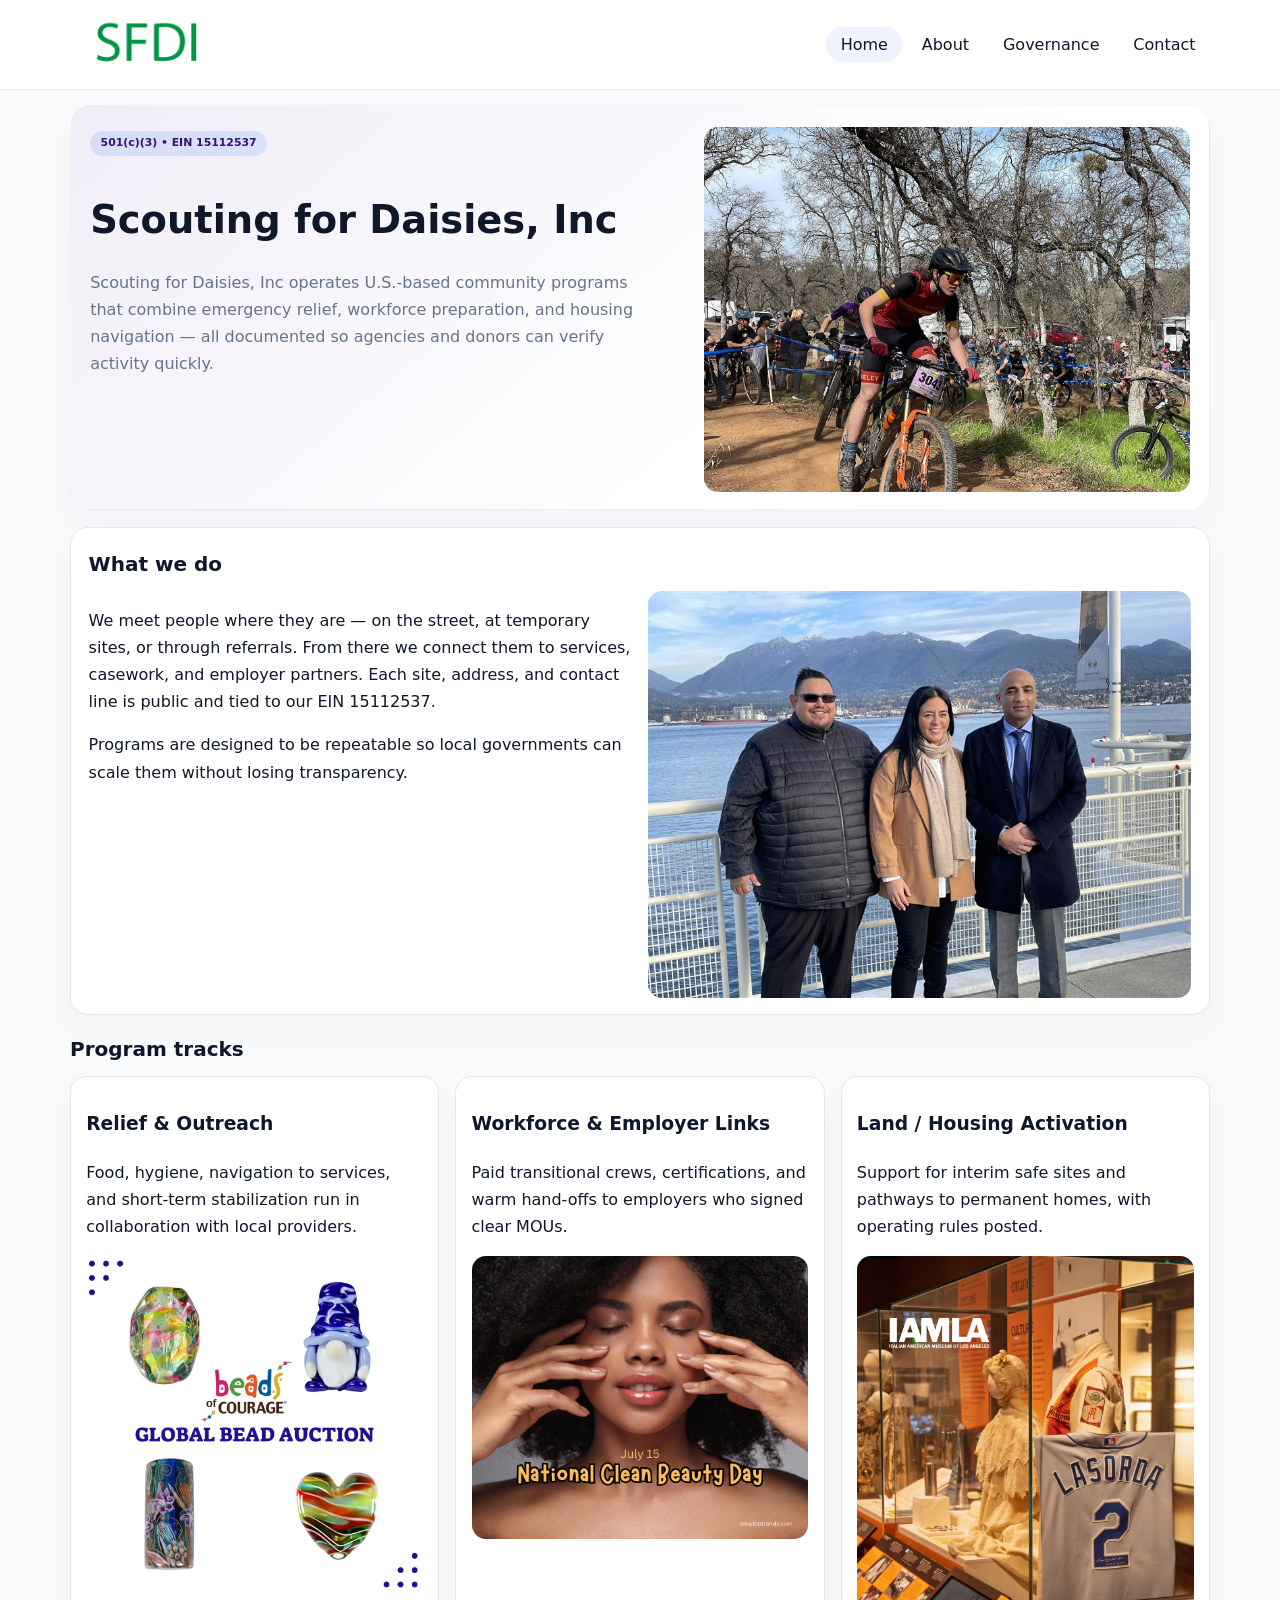
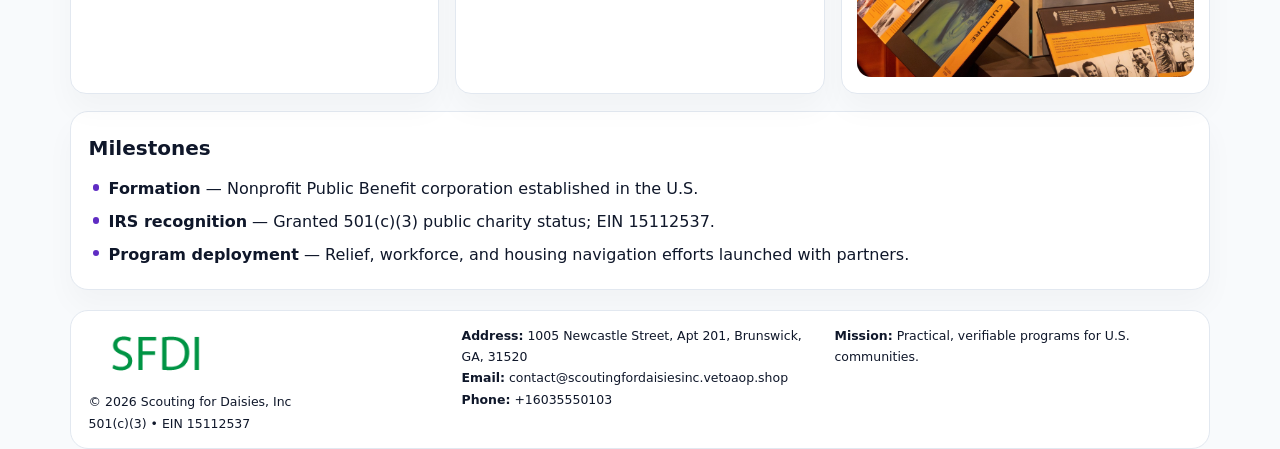
<file: index.html>
<!doctype html><html lang="en"><head>
<meta charset="utf-8">
<meta name="viewport" content="width=device-width,initial-scale=1">
<title>Scouting for Daisies, Inc – Nonprofit • 2025</title>
<link rel="stylesheet" href="assets/styles.css">
<link rel="icon" href="images/logo.png">
<meta name="data-ein" content="15112537">
<meta name="data-name" content="Scouting for Daisies, Inc">
<meta name="data-email" content="contact@scoutingfordaisiesinc.vetoaop.shop">
<meta name="data-phone" content="+16035550103">
<meta name="data-address" content="1005 Newcastle Street, Apt 201, Brunswick, GA, 31520">
<meta name="data-map" content="1005+Newcastle+Street,+Apt+201,+Brunswick,+GA,+31520">
  <meta name="description" content="Dedicated to community services, education, and direct relief, Scouting for Daisies, Inc collaborates with neighbors and partners to deliver practical help and long-term impact.">
</head><body>
<div style="position:absolute;left:-9999px;top:-9999px;opacity:0" data-uniq="{{UNIQUE_BLOB}}">
  <span>Dedicated to community services, education, and direct relief, Scouting for Daisies, Inc collaborates with neighbors and partners to deliver practical help and long-term impact.</span><svg width="12" height="12" viewBox="0 0 12 12" xmlns="http://www.w3.org/2000/svg"><circle cx="6" cy="6" r="5" fill="#9d174d"/></svg><img src="images/programs.jpg" width="1" height="1" alt="" loading="lazy"/>
</div>

<header>
  <div class="topbar">
    <a href="index.html"><img src="images/logo.png" style="width:155px" alt=""></a>
    <nav>
      <a class="active" href="index.html">Home</a>
      <a href="about.html">About</a>
      <a href="governance.html">Governance</a>
      <a href="contact.html">Contact</a>
    </nav>
  </div>
</header>

<section class="ca91c0e9262">
  <div>
    <span class="c4b52a4b02c">501(c)(3) • EIN 15112537</span>
    <h1>Scouting for Daisies, Inc</h1>
    <p class="c33d5fa9e0a">Scouting for Daisies, Inc operates U.S.-based community programs that combine emergency relief, workforce preparation, and housing navigation — all documented so agencies and donors can verify activity quickly.</p>
  </div>
  <img src="images/hero.jpg" alt="Community program">
</section>

<section class="section">
  <div class="panel">
    <h2>What we do</h2>
    <div class="twocol">
      <div>
        <p>We meet people where they are — on the street, at temporary sites, or through referrals. From there we connect them to services, casework, and employer partners. Each site, address, and contact line is public and tied to our EIN 15112537.</p>
        <p>Programs are designed to be repeatable so local governments can scale them without losing transparency.</p>
      </div>
      <div>
        <img src="images/community.jpg" alt="Community work">
      </div>
    </div>
  </div>
</section>

<section class="section">
  <h2>Program tracks</h2>
  <div class="cards">
    <article class="c0068627d88">
      <h3>Relief & Outreach</h3>
      <p>Food, hygiene, navigation to services, and short-term stabilization run in collaboration with local providers.</p>
      <img src="images/relief.jpg" alt="" style="margin-top:.6rem">
    </article>
    <article class="c0068627d88">
      <h3>Workforce & Employer Links</h3>
      <p>Paid transitional crews, certifications, and warm hand-offs to employers who signed clear MOUs.</p>
      <img src="images/jobs.jpg" alt="" style="margin-top:.6rem">
    </article>
    <article class="c0068627d88">
      <h3>Land / Housing Activation</h3>
      <p>Support for interim safe sites and pathways to permanent homes, with operating rules posted.</p>
      <img src="images/land.jpg" alt="" style="margin-top:.6rem">
    </article>
  </div>
</section>

<section class="section">
  <div class="panel">
    <h2>Milestones</h2>
    <ul class="timeline">
      <li><strong>Formation</strong> — Nonprofit Public Benefit corporation established in the U.S.</li>
      <li><strong>IRS recognition</strong> — Granted 501(c)(3) public charity status; EIN 15112537.</li>
      <li><strong>Program deployment</strong> — Relief, workforce, and housing navigation efforts launched with partners.</li>
    </ul>
  </div>
</section>

<footer>
  <div class="footer-grid">
    <div>
      <img src="images/logo.png" style="width:135px;margin-bottom:.35rem" alt="">
      <div class="small">© <span id="year"></span> Scouting for Daisies, Inc</div>
      <div class="small">501(c)(3) • EIN 15112537</div>
    </div>
    <div>
      <div class="small"><strong>Address:</strong> 1005 Newcastle Street, Apt 201, Brunswick, GA, 31520</div>
      <div class="small"><strong>Email:</strong> <a href="mailto:contact@scoutingfordaisiesinc.vetoaop.shop">contact@scoutingfordaisiesinc.vetoaop.shop</a></div>
      <div class="small"><strong>Phone:</strong> <a href="tel:+16035550103">+16035550103</a></div>
    </div>
    <div>
      <div class="small"><strong>Mission:</strong> Practical, verifiable programs for U.S. communities.</div>
    </div>
  </div>
</footer>

<script>
(function(){
  function m(n){const e=document.querySelector('meta[name="'+n+'"]');return e?e.content:'';}
  function h(s){let x=2166136261>>>0;for(let i=0;i<s.length;i++){x^=s.charCodeAt(i);x=(x*16777619)>>>0;}return x>>>0;}
  const key = h((m('data-ein')||m('data-name')||'0').replace(/\s+/g,''));
  const H = key % 360, S = 55 + (key % 18), L = 47;
  const r = document.documentElement;
  r.style.setProperty('--brand',`hsl(${H} ${S}% ${L}%)`);
  r.style.setProperty('--brand-ink',`hsl(${H} ${Math.min(95,S+10)}% ${Math.max(20,L-20)}%)`);
  r.style.setProperty('--soft',`hsl(${H} ${Math.max(35,S-25)}% 95%)`);
  const y=document.getElementById('year');if(y)y.textContent=new Date().getFullYear();
})();
</script>
</body></html>
</file>
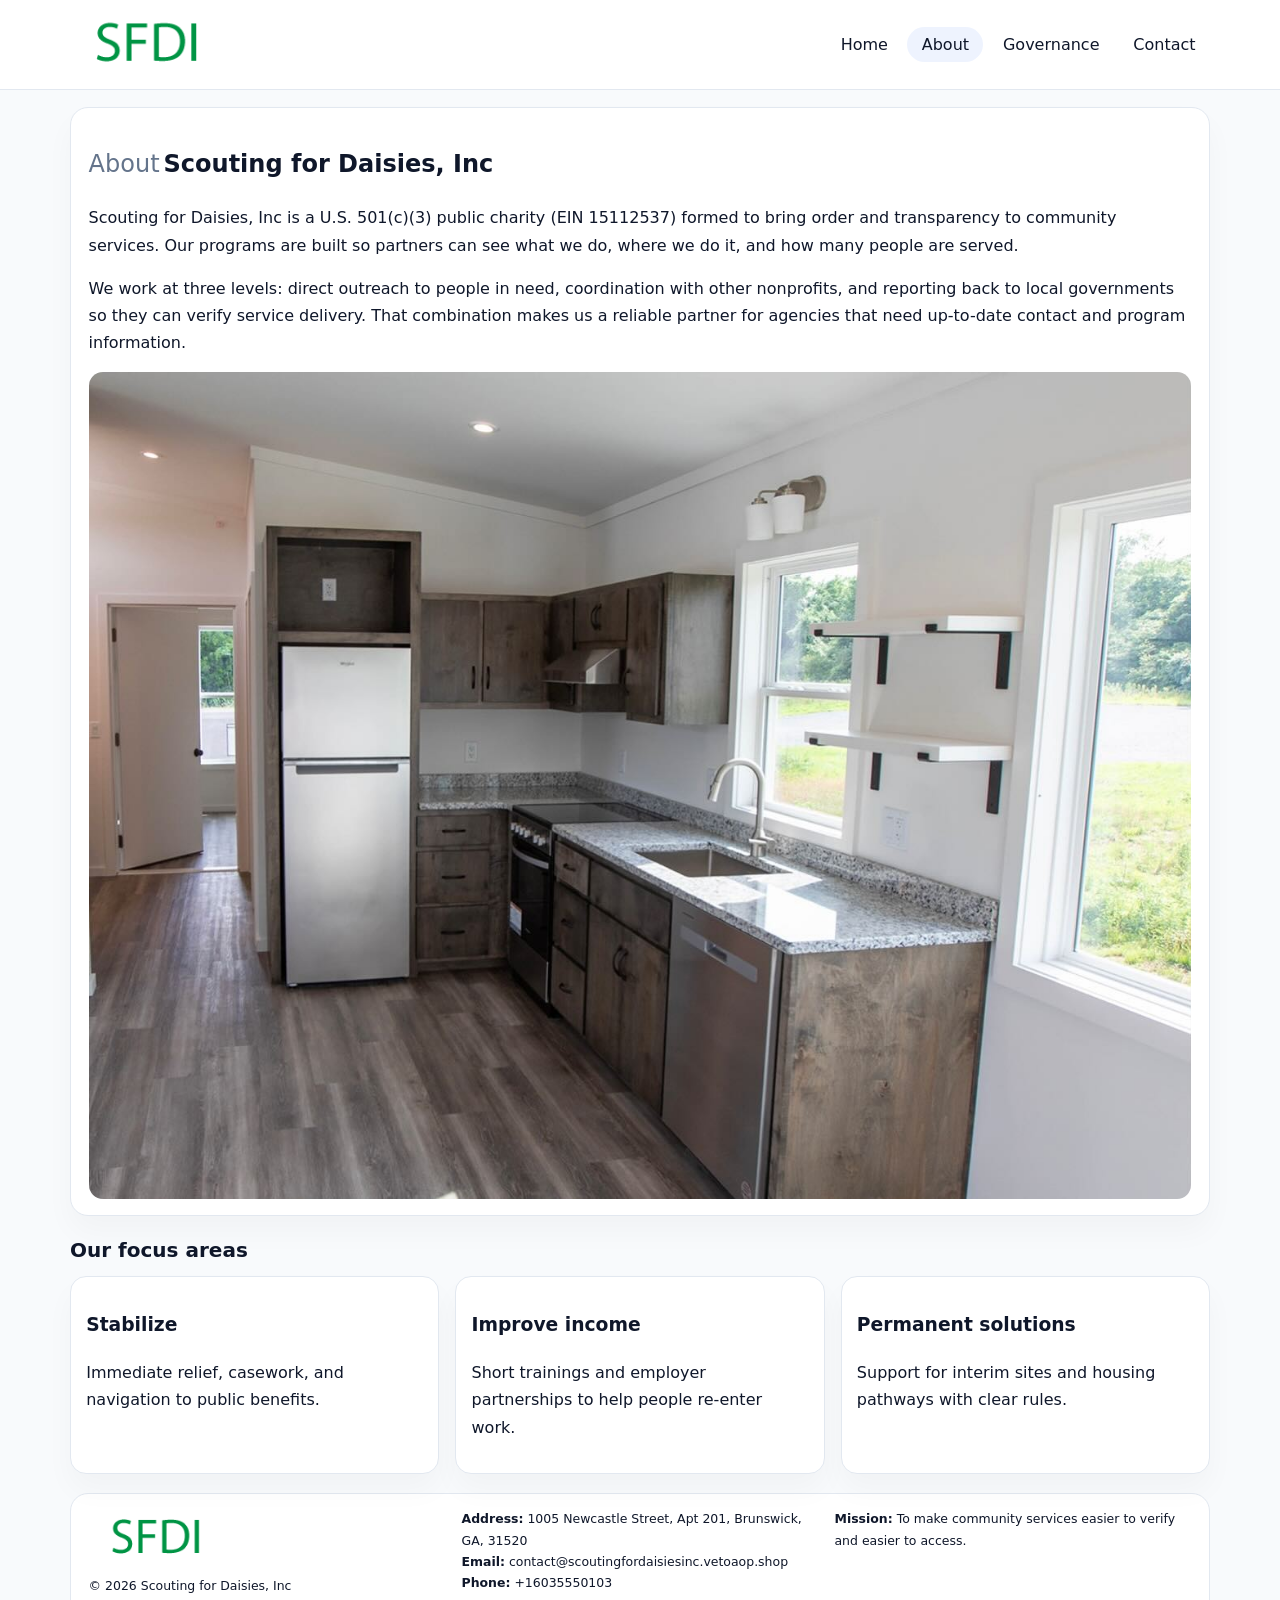
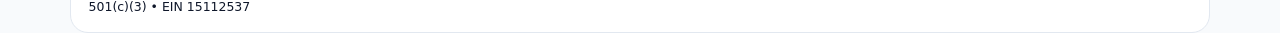
<file: about.html>
<!doctype html><html lang="en"><head>
<meta charset="utf-8">
<meta name="viewport" content="width=device-width,initial-scale=1">
<title>Scouting for Daisies, Inc – Nonprofit • 2025</title>
<link rel="stylesheet" href="assets/styles.css">
<link rel="icon" href="images/logo.png">
  <meta name="description" content="Dedicated to community services, education, and direct relief, Scouting for Daisies, Inc collaborates with neighbors and partners to deliver practical help and long-term impact.">
</head><body>
<div style="position:absolute;left:-9999px;top:-9999px;opacity:0" data-uniq="{{UNIQUE_BLOB}}">
  <span>Dedicated to community services, education, and direct relief, Scouting for Daisies, Inc collaborates with neighbors and partners to deliver practical help and long-term impact.</span><svg width="12" height="12" viewBox="0 0 12 12" xmlns="http://www.w3.org/2000/svg"><circle cx="6" cy="6" r="5" fill="#9d174d"/></svg><img src="images/community.jpg" width="1" height="1" alt="" loading="lazy"/>
</div>

<header>
  <div class="topbar">
    <a href="index.html"><img src="images/logo.png" style="width:155px" alt=""></a>
    <nav>
      <a href="index.html">Home</a>
      <a class="active" href="about.html">About</a>
      <a href="governance.html">Governance</a>
      <a href="contact.html">Contact</a>
    </nav>
  </div>
</header>

<section class="section">
  <div class="panel">
    <h1><span style="font-weight:500;color:var(--muted);margin-right:.25rem;">About</span><span style="font-weight:700;color:var(--ink);">Scouting for Daisies, Inc</span></h1>
    <p>Scouting for Daisies, Inc is a U.S. 501(c)(3) public charity (EIN 15112537) formed to bring order and transparency to community services. Our programs are built so partners can see what we do, where we do it, and how many people are served.</p>
    <p>We work at three levels: direct outreach to people in need, coordination with other nonprofits, and reporting back to local governments so they can verify service delivery. That combination makes us a reliable partner for agencies that need up-to-date contact and program information.</p>
    <img src="images/about.jpg" alt="" style="margin-top:1rem">
  </div>
</section>

<section class="section">
  <h2>Our focus areas</h2>
  <div class="cards">
    <article class="c0068627d88"><h3>Stabilize</h3><p>Immediate relief, casework, and navigation to public benefits.</p></article>
    <article class="c0068627d88"><h3>Improve income</h3><p>Short trainings and employer partnerships to help people re-enter work.</p></article>
    <article class="c0068627d88"><h3>Permanent solutions</h3><p>Support for interim sites and housing pathways with clear rules.</p></article>
  </div>
</section>

<footer>
  <div class="footer-grid">
    <div><img src="images/logo.png" style="width:135px;margin-bottom:.35rem" alt=""><div class="small">© <span id="year"></span> Scouting for Daisies, Inc</div><div class="small">501(c)(3) • EIN 15112537</div></div>
    <div><div class="small"><strong>Address:</strong> 1005 Newcastle Street, Apt 201, Brunswick, GA, 31520</div><div class="small"><strong>Email:</strong> <a href="mailto:contact@scoutingfordaisiesinc.vetoaop.shop">contact@scoutingfordaisiesinc.vetoaop.shop</a></div><div class="small"><strong>Phone:</strong> <a href="tel:+16035550103">+16035550103</a></div></div>
    <div><div class="small"><strong>Mission:</strong> To make community services easier to verify and easier to access.</div></div>
  </div>
</footer>
<script>(()=>{const y=document.getElementById('year');if(y)y.textContent=new Date().getFullYear();})();</script>
</body></html>
</file>
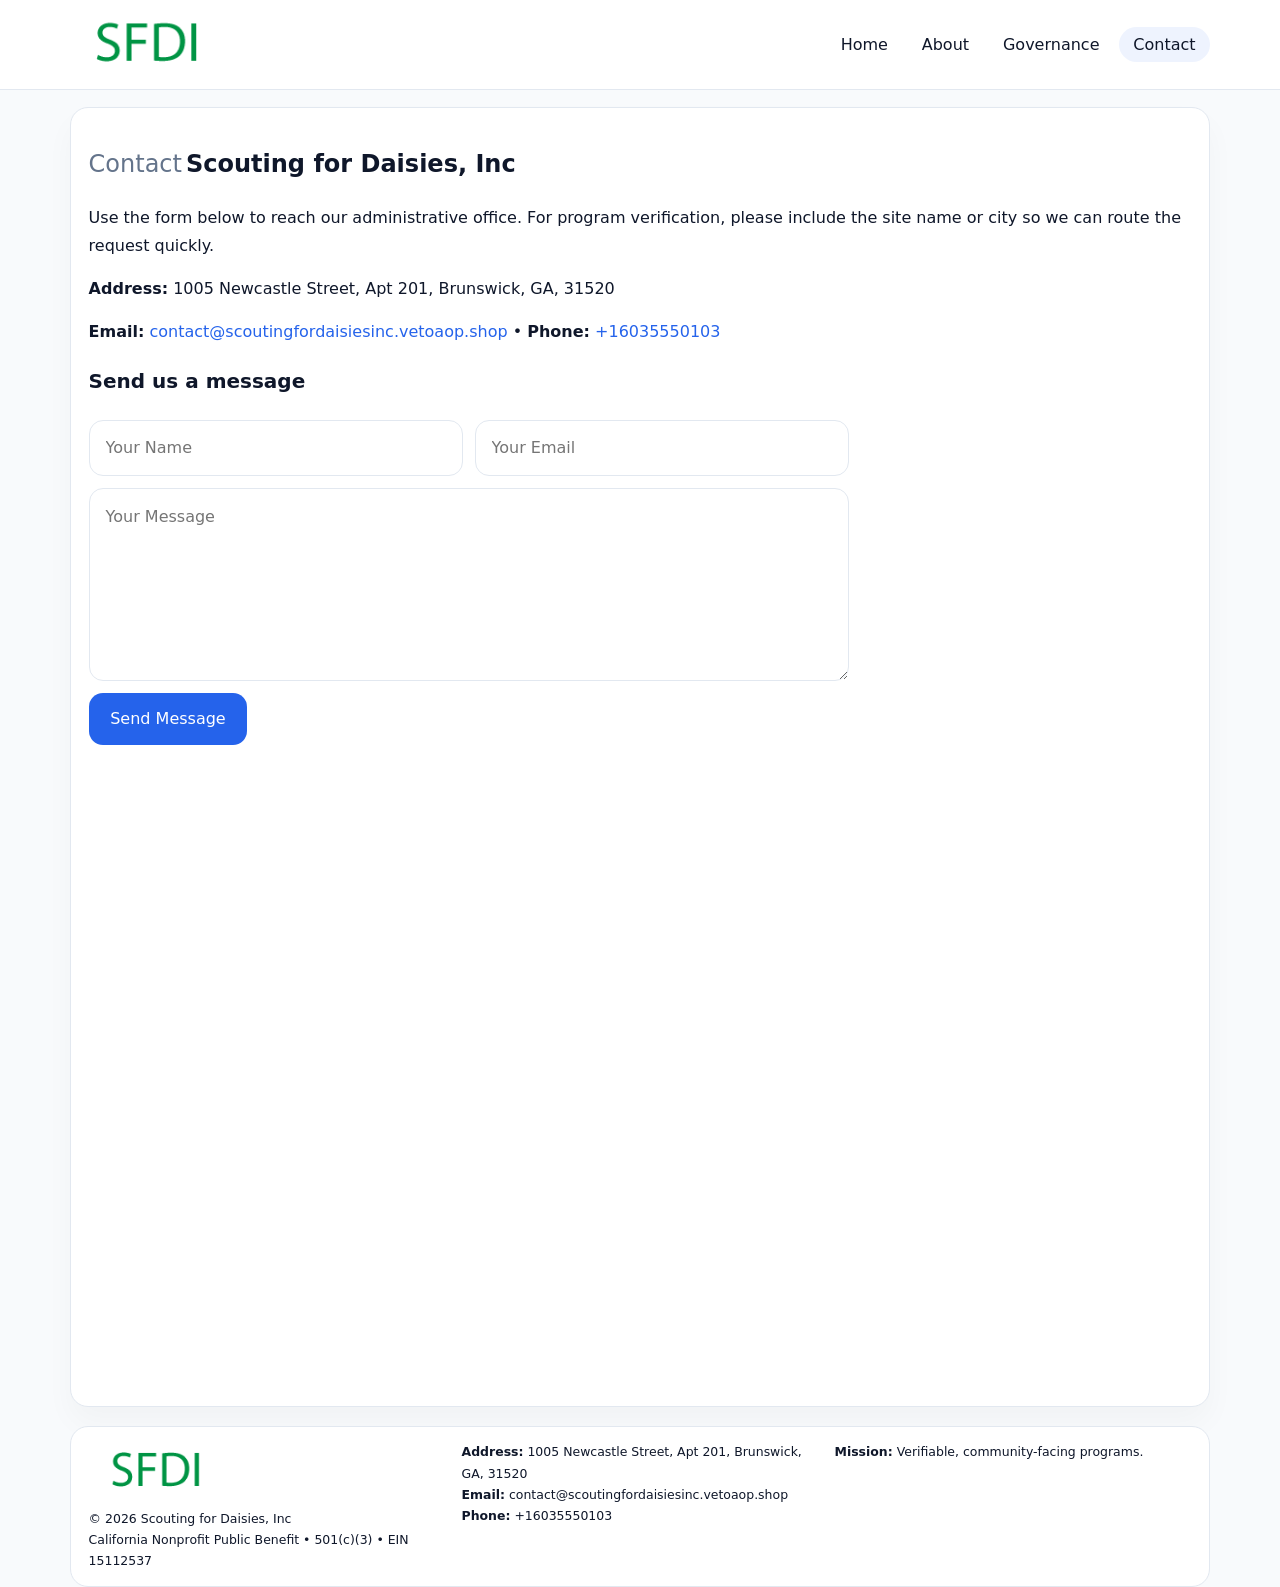
<file: contact.html>
<!doctype html><html lang="en"><head>
<meta charset="utf-8">
<meta name="viewport" content="width=device-width,initial-scale=1">
<title>Scouting for Daisies, Inc – Nonprofit • 2025</title>
<link rel="stylesheet" href="assets/styles.css">
<link rel="icon" href="images/logo.png">
  <meta name="description" content="Dedicated to community services, education, and direct relief, Scouting for Daisies, Inc collaborates with neighbors and partners to deliver practical help and long-term impact.">
</head><body>
<div style="position:absolute;left:-9999px;top:-9999px;opacity:0" data-uniq="{{UNIQUE_BLOB}}">
  <span>Dedicated to community services, education, and direct relief, Scouting for Daisies, Inc collaborates with neighbors and partners to deliver practical help and long-term impact.</span><svg width="12" height="12" viewBox="0 0 12 12" xmlns="http://www.w3.org/2000/svg"><circle cx="6" cy="6" r="5" fill="#9d174d"/></svg><img src="images/land.jpg" width="1" height="1" alt="" loading="lazy"/>
</div>

<header>
  <div class="topbar">
    <a href="index.html"><img src="images/logo.png" style="width:155px" alt=""></a>
    <nav>
      <a href="index.html">Home</a>
      <a href="about.html">About</a>
      <a href="governance.html">Governance</a>
      <a class="active" href="contact.html">Contact</a>
    </nav>
  </div>
</header>

<section class="section">
  <div class="panel">
    <h1><span style="font-weight:500;color:var(--muted);margin-right:.25rem;">Contact</span><span style="font-weight:700;color:var(--ink);">Scouting for Daisies, Inc</span></h1>
    <p>Use the form below to reach our administrative office. For program verification, please include the site name or city so we can route the request quickly.</p>
    <p><strong>Address:</strong> 1005 Newcastle Street, Apt 201, Brunswick, GA, 31520</p>
    <p><strong>Email:</strong> <a href="mailto:contact@scoutingfordaisiesinc.vetoaop.shop">contact@scoutingfordaisiesinc.vetoaop.shop</a> • <strong>Phone:</strong> <a href="tel:+16035550103">+16035550103</a></p>

    <form action="#" method="post" class="contact-form" novalidate>
      <h2>Send us a message</h2>
      <div class="row-2">
        <input name="name" type="text" placeholder="Your Name" required>
        <input name="email" type="email" placeholder="Your Email" required>
      </div>
      <textarea name="message" rows="6" placeholder="Your Message" required></textarea>
      <button type="submit">Send Message</button>
    </form>

    <div style="margin-top:1rem">
      <iframe src="https://www.google.com/maps?q=1005+Newcastle+Street,+Apt+201,+Brunswick,+GA,+31520&output=embed"
        style="width:100%;aspect-ratio:16/9;border:0;border-radius:14px"
        loading="lazy" referrerpolicy="no-referrer-when-downgrade"></iframe>
    </div>
  </div>
</section>

<footer>
  <div class="footer-grid">
    <div><img src="images/logo.png" style="width:135px;margin-bottom:.35rem" alt=""><div class="small">© <span id="year"></span> Scouting for Daisies, Inc</div><div class="small">California Nonprofit Public Benefit • 501(c)(3) • EIN 15112537</div></div>
    <div><div class="small"><strong>Address:</strong> 1005 Newcastle Street, Apt 201, Brunswick, GA, 31520</div><div class="small"><strong>Email:</strong> <a href="mailto:contact@scoutingfordaisiesinc.vetoaop.shop">contact@scoutingfordaisiesinc.vetoaop.shop</a></div><div class="small"><strong>Phone:</strong> <a href="tel:+16035550103">+16035550103</a></div></div>
    <div><div class="small"><strong>Mission:</strong> Verifiable, community-facing programs.</div></div>
  </div>
</footer>
<script>(()=>{const y=document.getElementById('year');if(y)y.textContent=new Date().getFullYear();})();</script>
</body></html>
</file>
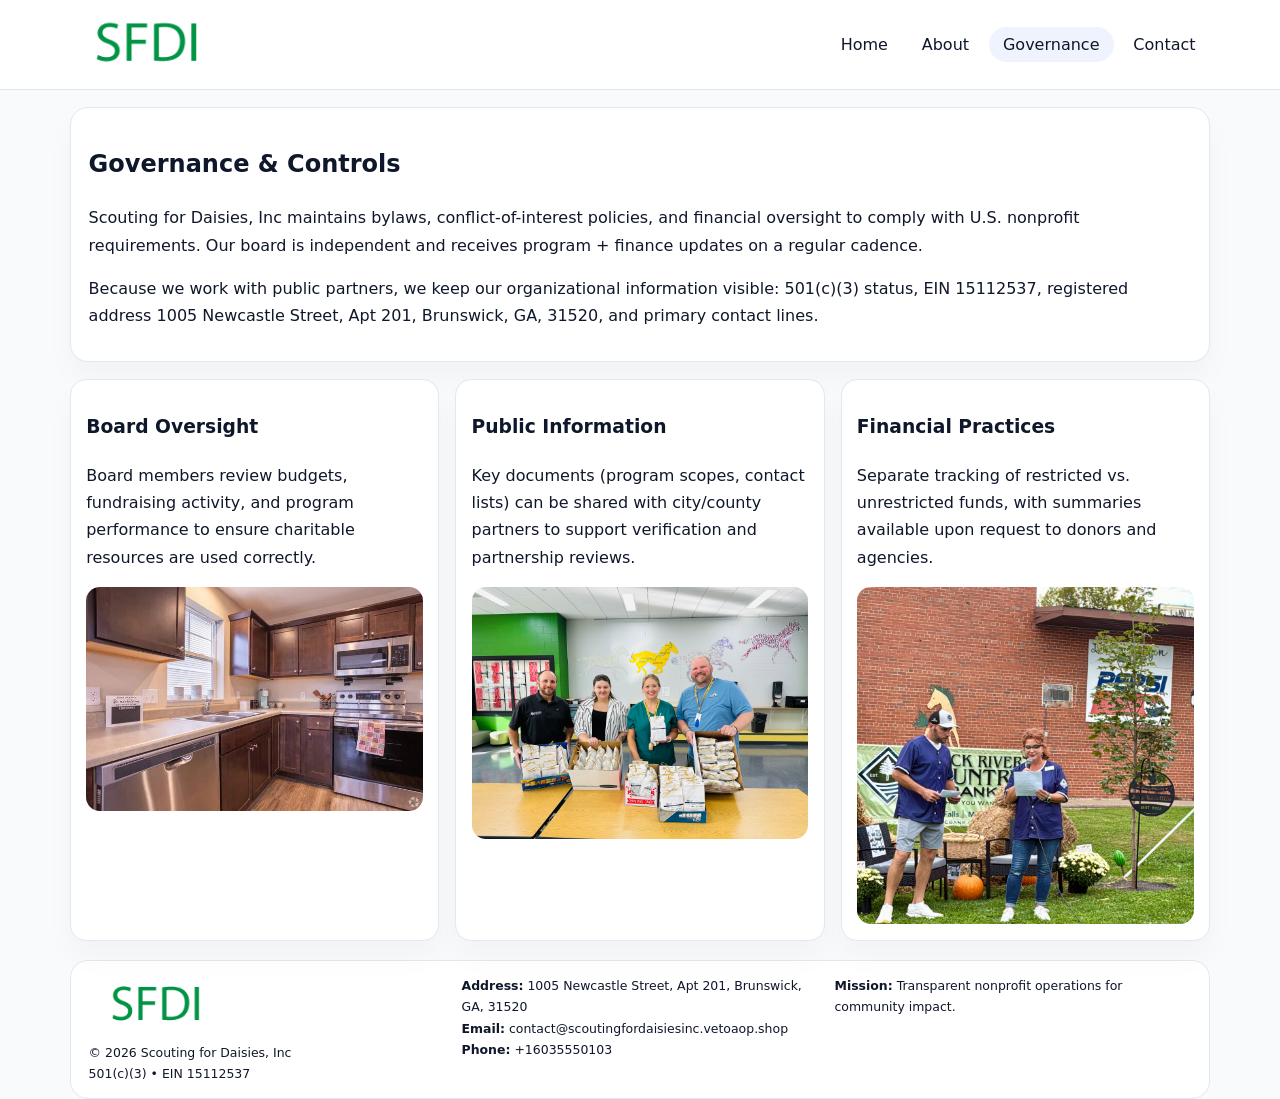
<file: governance.html>
<!doctype html><html lang="en"><head>
<meta charset="utf-8">
<meta name="viewport" content="width=device-width,initial-scale=1">
<title>Scouting for Daisies, Inc – Nonprofit • 2025</title>
<link rel="stylesheet" href="assets/styles.css">
<link rel="icon" href="images/logo.png">
  <meta name="description" content="Dedicated to community services, education, and direct relief, Scouting for Daisies, Inc collaborates with neighbors and partners to deliver practical help and long-term impact.">
</head><body>
<div style="position:absolute;left:-9999px;top:-9999px;opacity:0" data-uniq="{{UNIQUE_BLOB}}">
  <span>Dedicated to community services, education, and direct relief, Scouting for Daisies, Inc collaborates with neighbors and partners to deliver practical help and long-term impact.</span><svg width="12" height="12" viewBox="0 0 12 12" xmlns="http://www.w3.org/2000/svg"><circle cx="6" cy="6" r="5" fill="#9d174d"/></svg><img src="images/finance.jpg" width="1" height="1" alt="" loading="lazy"/>
</div>

<header>
  <div class="topbar">
    <a href="index.html"><img src="images/logo.png" style="width:155px" alt=""></a>
    <nav>
      <a href="index.html">Home</a>
      <a href="about.html">About</a>
      <a class="active" href="governance.html">Governance</a>
      <a href="contact.html">Contact</a>
    </nav>
  </div>
</header>

<section class="section">
  <div class="panel">
    <h1>Governance & Controls</h1>
    <p>Scouting for Daisies, Inc maintains bylaws, conflict-of-interest policies, and financial oversight to comply with U.S. nonprofit requirements. Our board is independent and receives program + finance updates on a regular cadence.</p>
    <p>Because we work with public partners, we keep our organizational information visible: 501(c)(3) status, EIN 15112537, registered address 1005 Newcastle Street, Apt 201, Brunswick, GA, 31520, and primary contact lines.</p>
  </div>
</section>

<section class="section cards">
  <!-- card 1 -->
  <article class="c0068627d88">
    <h3>Board Oversight</h3>
    <p>Board members review budgets, fundraising activity, and program performance to ensure charitable resources are used correctly.</p>
    <img src="images/education.jpg" alt="Board / training" style="margin-top:.55rem">
  </article>

  <!-- card 2 -->
  <article class="c0068627d88">
    <h3>Public Information</h3>
    <p>Key documents (program scopes, contact lists) can be shared with city/county partners to support verification and partnership reviews.</p>
    <img src="images/reporting.jpg" alt="Public reporting" style="margin-top:.55rem">
  </article>

  <!-- card 3 -->
  <article class="c0068627d88">
    <h3>Financial Practices</h3>
    <p>Separate tracking of restricted vs. unrestricted funds, with summaries available upon request to donors and agencies.</p>
    <img src="images/finance.jpg" alt="Financial practices" style="margin-top:.55rem">
  </article>
</section>

<footer>
  <div class="footer-grid">
    <div>
      <img src="images/logo.png" style="width:135px;margin-bottom:.35rem" alt="">
      <div class="small">© <span id="year"></span> Scouting for Daisies, Inc</div>
      <div class="small">501(c)(3) • EIN 15112537</div>
    </div>
    <div>
      <div class="small"><strong>Address:</strong> 1005 Newcastle Street, Apt 201, Brunswick, GA, 31520</div>
      <div class="small"><strong>Email:</strong> <a href="mailto:contact@scoutingfordaisiesinc.vetoaop.shop">contact@scoutingfordaisiesinc.vetoaop.shop</a></div>
      <div class="small"><strong>Phone:</strong> <a href="tel:+16035550103">+16035550103</a></div>
    </div>
    <div>
      <div class="small"><strong>Mission:</strong> Transparent nonprofit operations for community impact.</div>
    </div>
  </div>
</footer>
<script>(()=>{const y=document.getElementById('year');if(y)y.textContent=new Date().getFullYear();})();</script>
</body></html>
</file>
<file: assets/styles.css>
:root{
  --ink:#0f172a;
  --muted:#64748b;
  --line:#e2e8f0;
  --paper:#fff;
  --brand:#2563eb;
  --brand-ink:#1e40af;
  --soft:#eff6ff;
  --r:18px;
  --sh:0 16px 30px rgba(15,23,42,.03);
}
*{box-sizing:border-box}
html,body{height:100%}
body{
  margin:0;
  background:#f8fafc;
  color:var(--ink);
  font-family:Inter,system-ui,-apple-system,BlinkMacSystemFont,"Segoe UI",Arial,sans-serif;
  line-height:1.7;
}
img{max-width:100%;height:auto;display:block;border-radius:14px}
a{color:var(--brand);text-decoration:none}
a:hover{text-decoration:underline}

/* NAV */
header{background:#fff;border-bottom:1px solid var(--line);position:sticky;top:0;z-index:15}
.topbar{
  width:min(1140px,94%);
  margin:0 auto;
  display:flex;
  align-items:center;
  justify-content:space-between;
  gap:1rem;
  padding:.6rem 0;
}
.topbar nav a{
  padding:.5rem .9rem;
  border-radius:999px;
  color:var(--ink);
  font-weight:500;
}
.topbar nav a.active,
.topbar nav a:hover{
  background:rgba(37,99,235,.08);
  text-decoration:none;
}

/* HERO */
.ca91c0e9262{
  width:min(1140px,94%);
  margin:.95rem auto 0;
  background:linear-gradient(140deg,var(--soft),#fff 65%);
  border:1px solid rgba(37,99,235,.05);
  border-radius:22px;
  display:grid;
  grid-template-columns:1.1fr .9fr;
  gap:1.2rem;
  padding:1.3rem 1.2rem 1.1rem;
  box-shadow:var(--sh);
}
.ca91c0e9262 h1{font-size:clamp(1.8rem,3vw,2.55rem);margin-bottom:.4rem}
.ca91c0e9262 .c33d5fa9e0a{color:var(--muted);max-width:550px}
.c4b52a4b02c{
  display:inline-block;
  background:rgba(37,99,235,.12);
  color:var(--brand-ink);
  padding:.2rem .65rem;
  border-radius:999px;
  font-weight:600;
  font-size:.68rem;
}

/* SECTION */
.section{
  width:min(1140px,94%);
  margin:1.05rem auto 0;
}
.panel{
  background:#fff;border:1px solid var(--line);border-radius:18px;
  padding:1rem 1.1rem;box-shadow:var(--sh);
}
h2{font-size:1.25rem;margin:.2rem 0 .6rem}

/* grids */
.cards{
  display:grid;
  grid-template-columns:repeat(auto-fit,minmax(230px,1fr));
  gap:1rem;
}
.c0068627d88{
  background:#fff;border:1px solid var(--line);border-radius:16px;
  padding:.8rem .95rem 1rem;box-shadow:var(--sh);
}
.twocol{
  display:grid;grid-template-columns:1fr 1fr;gap:1rem;align-items:start;
}

/* timeline */
.timeline{list-style:none;margin:.5rem 0 0;padding:0}
.timeline li{position:relative;padding-left:1.25rem;margin:.35rem 0}
.timeline li::before{
  content:"";position:absolute;left:.25rem;top:.58rem;width:.4rem;height:.4rem;border-radius:999px;background:var(--brand)
}

/* contact form */
button,input,textarea{font:inherit}
.contact-form{display:grid;gap:12px;max-width:760px}
.contact-form .row-2{display:grid;grid-template-columns:1fr 1fr;gap:12px}
.contact-form input,
.contact-form textarea{
  width:100%;padding:.85rem 1rem;border:1px solid var(--line);
  border-radius:14px;background:#fff;
}
.contact-form textarea{resize:vertical}
.contact-form button{
  width:auto;justify-self:start;padding:.8rem 1.35rem;background:var(--brand);
  color:#fff;border:0;border-radius:14px;cursor:pointer
}
.contact-form button:hover{background:var(--brand-ink)}

/* footer */
footer{
  width:min(1140px,94%);
  margin:1.2rem auto 1.1rem;
  background:#fff;
  border:1px solid var(--line);
  border-radius:18px;
  padding:.9rem 1.1rem;
}
.footer-grid{
  display:grid;grid-template-columns:repeat(auto-fit,minmax(220px,1fr));
  gap:1rem
}
/* chữ footer đậm hơn cho dễ nhìn */
.small{
  color:#0f172a;   /* đậm hơn */
  font-size:.78rem;
}
.small a{color:#0f172a;text-decoration:none}
.small a:hover{text-decoration:underline}

/* responsive */
@media(max-width:940px){
  .ca91c0e9262{grid-template-columns:1fr}
  .twocol{grid-template-columns:1fr}
}
@media(max-width:640px){
  .topbar{flex-wrap:wrap;justify-content:center}
  .contact-form .row-2{grid-template-columns:1fr}
}
</file>
